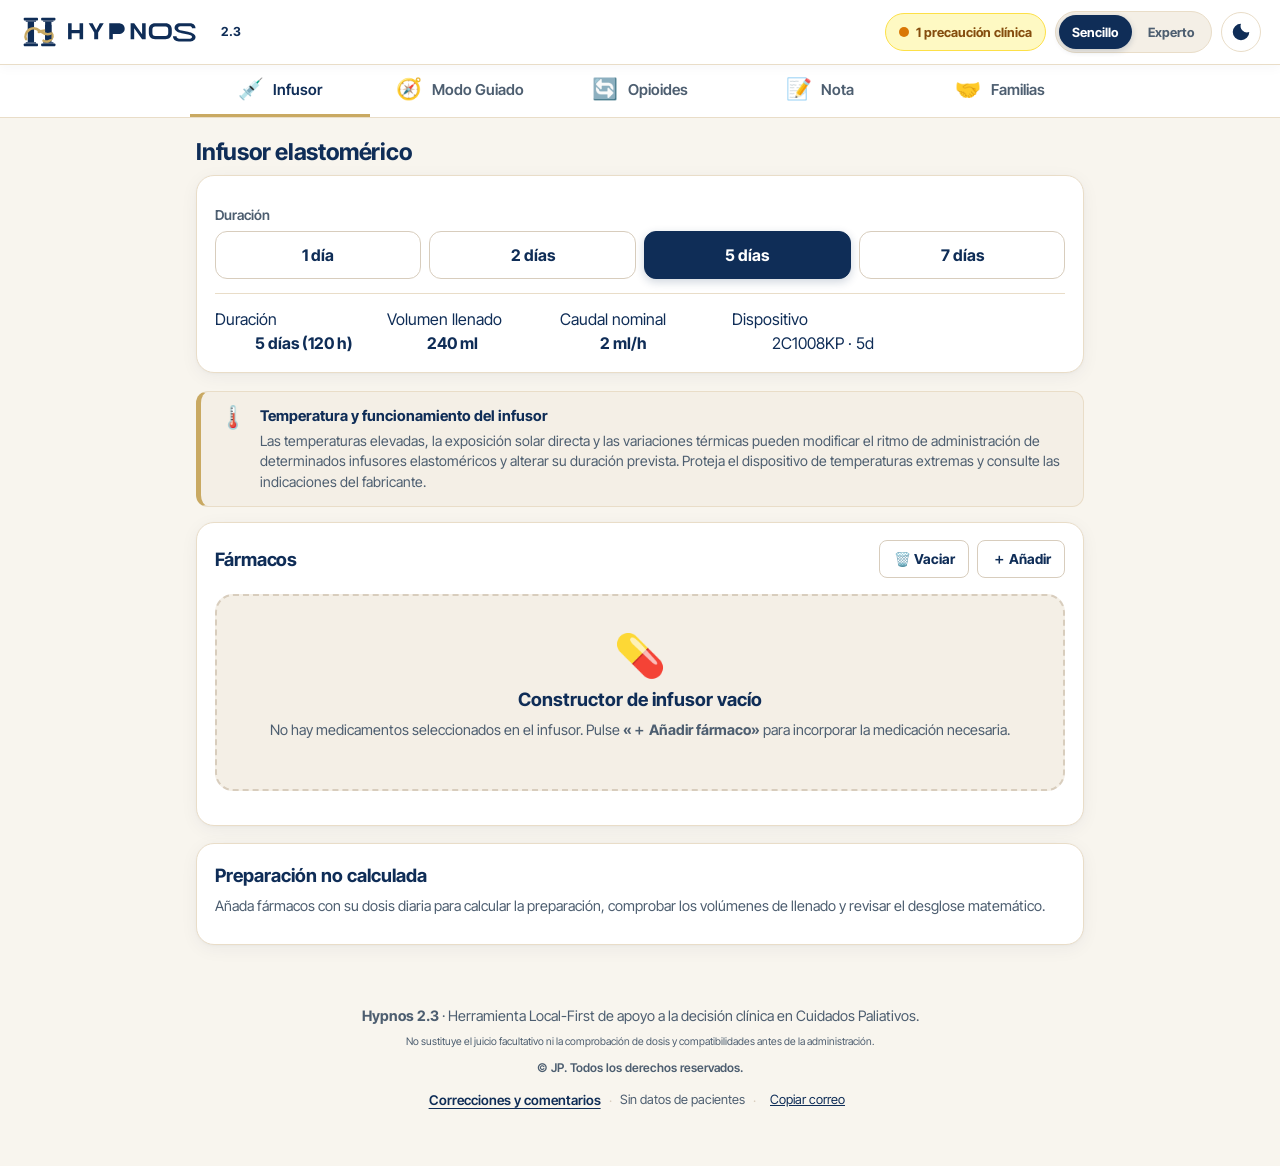
<file: index.html>
<!DOCTYPE html>
<html lang="es" data-theme="light">
<head>
  <meta charset="utf-8">
  <meta name="viewport" content="width=device-width, initial-scale=1, viewport-fit=cover">
  <title>Hypnos 2.3 · Asistente clínico de Cuidados Paliativos</title>
  <meta name="description" content="Asistente clínico Local-First para Cuidados Paliativos y Atención al Final de la Vida.">
  <meta name="theme-color" content="#0F2D57">
  <link rel="manifest" href="manifest.json">
  <link rel="icon" href="icon.svg" type="image/svg+xml">
  <link rel="apple-touch-icon" href="icon.svg">
  <link rel="stylesheet" href="style.css">
</head>
<body>
  <a class="skip" href="#main">Saltar al contenido</a>

  <header class="topbar">
    <div class="brand">
      <svg class="hypnos-logo" viewBox="0 0 240 48" role="img" aria-label="HYPNOS">
        <!-- Monograma H arquitectónico con trazo dorado entrelazado -->
        <g class="hypnos-emblem" transform="translate(2, 2)">
          <rect x="4" y="4" width="18" height="3.5" rx="1" fill="#0F2D57"/>
          <rect x="6.5" y="7.5" width="13" height="1.5" fill="#0F2D57"/>
          <rect x="9" y="9" width="8" height="26" fill="#0F2D57"/>
          <rect x="6.5" y="35" width="13" height="1.5" fill="#0F2D57"/>
          <rect x="4" y="36.5" width="18" height="3.5" rx="1" fill="#0F2D57"/>

          <rect x="26" y="4" width="18" height="3.5" rx="1" fill="#0F2D57"/>
          <rect x="28.5" y="7.5" width="13" height="1.5" fill="#0F2D57"/>
          <rect x="31" y="9" width="8" height="26" fill="#0F2D57"/>
          <rect x="28.5" y="35" width="13" height="1.5" fill="#0F2D57"/>
          <rect x="26" y="36.5" width="18" height="3.5" rx="1" fill="#0F2D57"/>

          <!-- Cinta dorada posterior -->
          <path d="M 23 22 C 27 20 31 19 36 21 C 40 23 42 27 39 31 C 37 34 32 35 29 33"
                stroke="#C9A962" stroke-width="3.2" stroke-linecap="round" stroke-linejoin="round" fill="none"/>
          <rect x="31" y="13" width="8" height="18" fill="#0F2D57"/>
          <!-- Cinta dorada frontal -->
          <path d="M 7 31 C 5 27 7 22 11 19 C 15 16 20 17 25 21 C 29 24 33 26 38 24"
                stroke="#C9A962" stroke-width="3.2" stroke-linecap="round" stroke-linejoin="round" fill="none"/>
        </g>
        <!-- Tipografía técnica HYPNOS -->
        <g class="hypnos-wordmark" fill="#0F2D57" transform="translate(62, 13)">
          <path d="M 0 0 L 4.5 0 L 4.5 8.5 L 14.5 8.5 L 14.5 0 L 19 0 L 19 20 L 14.5 20 L 14.5 12.5 L 4.5 12.5 L 4.5 20 L 0 20 Z"/>
          <path d="M 26 0 L 31 0 L 35.5 8.5 L 40 0 L 45 0 L 38 11.5 L 38 20 L 33 20 L 33 11.5 Z"/>
          <path d="M 52 0 L 63.5 0 C 68.5 0 71.5 2.8 71.5 6.8 C 71.5 10.8 68.5 13.5 63.5 13.5 L 56.5 13.5 L 56.5 20 L 52 20 Z M 56.5 4 L 56.5 9.5 L 63 C 65.5 9.5 67 8.5 67 6.8 C 67 5 65.5 4 63 4 Z"/>
          <path d="M 79 0 L 83.5 0 L 93.5 13.8 L 93.5 0 L 98 0 L 98 20 L 93.5 20 L 83.5 6.2 L 83.5 20 L 79 20 Z"/>
          <path d="M 110 0 L 123 0 C 128 0 131 3.2 131 7.8 L 131 12.2 C 131 16.8 128 20 123 20 L 110 20 C 105 20 102 16.8 102 12.2 L 102 7.8 C 102 3.2 105 0 110 0 Z M 110 4 C 107.8 4 106.5 5.5 106.5 7.8 L 106.5 12.2 C 106.5 14.5 107.8 16 110 16 L 123 16 C 125.2 16 126.5 14.5 126.5 12.2 L 126.5 7.8 C 126.5 5.5 125.2 4 123 4 Z"/>
          <path d="M 141 0 L 154 0 C 158.5 0 161 2.8 161 6.2 L 156.5 6.2 C 156.5 4.5 155 3.8 153.5 3.8 L 142 3.8 C 140 3.8 139 4.8 139 6.2 C 139 7.8 140.5 8.5 143.5 9.1 L 151.5 10.6 C 157 11.8 161 14 161 17.2 C 161 20.8 157.5 23 153 23 L 140 23 C 135.5 23 132.5 20.2 132.5 16.5 L 137 16.5 C 137 18.8 138.8 19.5 140.5 19.5 L 152.5 19.5 C 155 19.5 156.5 18.5 156.5 17.2 C 156.5 15.6 155 14.8 151.5 14.1 L 143.5 12.6 C 138.5 11.4 134.5 9.5 134.5 6 C 134.5 2.5 137.5 0 141 0 Z"/>
        </g>
      </svg>
      <div class="brand-text">
        <span id="app-version" class="brand-version">2.3</span>
      </div>
    </div>
    <div class="topbar-actions">
      <button id="semaforo-badge" class="semaforo verde" type="button" aria-expanded="false" aria-controls="semaforo-panel" aria-live="polite">
        <span class="dot" aria-hidden="true"></span>
        <span class="semaforo-label" id="semaforo-label">Sin alertas automáticas</span>
      </button>
      <div class="mode-toggle" role="radiogroup" aria-label="Modo de interfaz">
        <button type="button" id="btn-modo-sencillo" class="mode-btn active" role="radio" aria-checked="true" data-modo="sencillo" title="Modo directo: duración y dosis">Sencillo</button>
        <button type="button" id="btn-modo-experto" class="mode-btn" role="radio" aria-checked="false" data-modo="experto" title="Modo avanzado: presentaciones y dispositivos">Experto</button>
      </div>
      <button id="theme-toggle" class="icon-btn" type="button" aria-label="Cambiar a modo oscuro" title="Modo oscuro / claro">
        <svg viewBox="0 0 24 24" width="22" height="22" aria-hidden="true"><path id="theme-icon" fill="currentColor" d="M12 3a9 9 0 1 0 9 9 7 7 0 0 1-9-9z"/></svg>
      </button>
    </div>
  </header>

  <section id="semaforo-panel" class="semaforo-panel" hidden aria-label="Detalle del semáforo clínico de seguridad"></section>

  <nav class="tabs" role="tablist" aria-label="Módulos de Hypnos">
    <button role="tab" id="tab-rapido" aria-controls="panel-rapido" aria-selected="true" data-tab="rapido"><span class="ico" aria-hidden="true">💉</span><span>Infusor</span></button>
    <button role="tab" id="tab-guiado" aria-controls="panel-guiado" aria-selected="false" tabindex="-1" data-tab="guiado"><span class="ico" aria-hidden="true">🧭</span><span>Modo Guiado</span></button>
    <button role="tab" id="tab-opioides" aria-controls="panel-opioides" aria-selected="false" tabindex="-1" data-tab="opioides"><span class="ico" aria-hidden="true">🔄</span><span>Opioides</span></button>
    <button role="tab" id="tab-nota" aria-controls="panel-nota" aria-selected="false" tabindex="-1" data-tab="nota"><span class="ico" aria-hidden="true">📝</span><span>Nota</span></button>
    <button role="tab" id="tab-familias" aria-controls="panel-familias" aria-selected="false" tabindex="-1" data-tab="familias"><span class="ico" aria-hidden="true">🤝</span><span>Familias</span></button>
  </nav>

  <main id="main">
    <!-- TAB 1 · INFUSOR -->
    <section id="panel-rapido" role="tabpanel" aria-labelledby="tab-rapido" class="panel">
      <h2>Infusor elastomérico</h2>

      <div class="card">
        <div class="duracion-wrap">
          <label class="field-label">Duración</label>
          <div class="duracion-selector" role="radiogroup" aria-label="Duración del infusor">
            <button type="button" class="dur-btn" role="radio" aria-checked="false" data-dias="1">1 día</button>
            <button type="button" class="dur-btn" role="radio" aria-checked="false" data-dias="2">2 días</button>
            <button type="button" class="dur-btn experto-only" role="radio" aria-checked="false" data-dias="4">4 días</button>
            <button type="button" class="dur-btn active" role="radio" aria-checked="true" data-dias="5">5 días</button>
            <button type="button" class="dur-btn" role="radio" aria-checked="false" data-dias="7">7 días</button>
            <button type="button" class="dur-btn experto-only" role="radio" aria-checked="false" data-dias="custom">Personalizado</button>
          </div>
        </div>
        <div id="device-advanced" class="device-advanced">
          <div id="device-compat-wrap" aria-live="polite"></div>
          <select id="infusor-select" hidden aria-label="Dispositivo compatible"></select>
          <div id="custom-fields" class="grid3" hidden>
            <div><label for="c-llenado">Llenado (ml)</label><input id="c-llenado" type="number" inputmode="decimal" min="1" step="any" value="100"></div>
            <div><label for="c-real">Vol. real (ml)</label><input id="c-real" type="number" inputmode="decimal" min="1" step="any" value="100" readonly aria-readonly="true" title="Coincide con el volumen de llenado para garantizar coherencia entre concentración y duración"></div>
            <div><label for="c-ritmo">Caudal (ml/h)</label><input id="c-ritmo" type="number" inputmode="decimal" min="0.1" step="any" value="2"></div>
          </div>
        </div>
        <dl id="infusor-resumen" class="resumen-ficha" aria-label="Parámetros técnicos del infusor" aria-live="polite"></dl>
      </div>

      <!-- Corrección 10: Advertencia informativa permanente sobre temperatura -->
      <aside class="aviso-temperatura" role="note" aria-label="Advertencia sobre temperatura">
        <span class="aviso-temp-ico" aria-hidden="true">🌡️</span>
        <div class="aviso-temp-cuerpo">
          <strong class="aviso-temp-titulo">Temperatura y funcionamiento del infusor</strong>
          <p class="aviso-temp-texto">Las temperaturas elevadas, la exposición solar directa y las variaciones térmicas pueden modificar el ritmo de administración de determinados infusores elastoméricos y alterar su duración prevista. Proteja el dispositivo de temperaturas extremas y consulte las indicaciones del fabricante.</p>
        </div>
      </aside>

      <div class="card" id="card-farmacos">
        <div class="card-head">
          <h3>Fármacos</h3>
          <div class="card-head-actions">
            <button id="vaciar-infusor" class="btn ghost btn-sm" type="button" title="Vaciar todos los medicamentos del infusor">🗑️ Vaciar</button>
            <button id="add-farmaco" class="btn ghost btn-sm" type="button">＋ Añadir</button>
          </div>
        </div>
        <div id="farmacos-list"></div>
      </div>

      <div id="resultado" aria-live="polite"></div>
    </section>

    <!-- TAB 2 · MODO GUIADO (Corrección 2) -->
    <section id="panel-guiado" role="tabpanel" aria-labelledby="tab-guiado" class="panel" hidden>
      <h2>Modo Guiado</h2>
      <p class="lead">Basado en guías SECPAL. Requiere juicio médico individualizado.</p>
      <div id="guiado"></div>
    </section>

    <!-- TAB 3 · CONVERSOR DE OPIOIDES -->
    <section id="panel-opioides" role="tabpanel" aria-labelledby="tab-opioides" class="panel" hidden>
      <h2>Conversor Oficial de Opioides</h2>
      <p class="lead">Equianalgesia según Anexo 6, Tabla 1 · Plan de Optimización, Ministerio de Sanidad 2024 y Fichas Técnicas AEMPS/CIMA.</p>
      <div class="card">
        <label for="opioide-select">Opioide actual</label>
        <select id="opioide-select"></select>

        <div id="fentanilo-parches-wrap" class="parches-wrap">
          <div class="parches-head">
            <span class="field-label">Parches simultáneos (presentación y cantidad entera)</span>
            <button id="add-parche-fentanilo" class="btn ghost btn-sm" type="button">＋ Añadir parche</button>
          </div>
          <div id="fentanilo-rows" class="parches-rows"></div>
          <p id="fentanilo-desglose" class="parches-desglose" aria-live="polite"></p>
        </div>

        <div class="grid2">
          <div id="opioide-dosis-wrap">
            <label for="opioide-dosis" id="opioide-dosis-label">Dosis</label>
            <input id="opioide-dosis" type="number" inputmode="decimal" min="0" step="any">
            <select id="opioide-parche" hidden aria-label="Dosis de parche"></select>
          </div>
          <div>
            <label for="opioide-reduccion">Reducción por tolerancia cruzada</label>
            <select id="opioide-reduccion">
              <option value="0">Ninguna (0 %)</option>
              <option value="0.25">25 %</option>
              <option value="0.33">33 %</option>
              <option value="0.5">50 %</option>
            </select>
          </div>
        </div>
      </div>
      <div id="opioide-resultado" aria-live="polite"></div>
    </section>

    <!-- TAB 4 · NOTA CLÍNICA -->
    <section id="panel-nota" role="tabpanel" aria-labelledby="tab-nota" class="panel" hidden>
      <h2>Nota clínica</h2>
      <div class="card">
        <div class="card-head">
          <h3>Infusor actual</h3>
          <span id="nota-estado" class="muted" aria-live="polite"></span>
        </div>
        <div id="nota-alertas" aria-live="polite"></div>
        <textarea id="nota-texto" rows="18" class="mono" readonly aria-label="Resumen del infusor actual"></textarea>
        <pre id="nota-print" class="nota-print print-only" aria-hidden="true"></pre>
        <div class="btn-row align-center">
          <button id="nota-copiar" class="btn primary" type="button">Copiar</button>
          <span id="nota-copiado-msg" class="copiado-badge" role="status" aria-live="polite" hidden>Copiado</span>
        </div>
      </div>
    </section>

    <!-- TAB 5 · FAMILIAS -->
    <section id="panel-familias" role="tabpanel" aria-labelledby="tab-familias" class="panel" hidden>
      <header id="familias-print-cabecera" class="print-cabecera print-only"></header>
      <h2>Guía y apoyo a familias</h2>
      <p class="lead">Guías imprimibles y respuestas claras y cálidas a los miedos más frecuentes. Léalas o compártalas con la familia.</p>

      <section class="guias-familia" aria-labelledby="guias-titulo">
        <h3 id="guias-titulo">📄 Guías para familias y cuidadores <span class="guias-sello">Recomendaciones SECPAL</span></h3>
        <p class="muted">Para leer en pantalla o entregar en papel. Para descargar el PDF, elija «Guardar como PDF» como destino en el diálogo de impresión.</p>
        <div id="guias-lista" class="guias-grid"></div>
      </section>
      <article id="guia-visor" class="card guia-visor" hidden tabindex="-1" aria-labelledby="guia-visor-titulo"></article>

      <h3 class="section-title">Preguntas frecuentes</h3>
      <div id="familias"></div>
      <h3 class="section-title">Guía de rescate subcutáneo</h3>
      <div class="card"><ol id="rescate-guia" class="steps"></ol>
        <p class="muted">Solo con pauta escrita por el equipo médico.</p></div>
    </section>
  </main>

  <!-- Autoría única al pie -->
  <footer class="footer">
    <p class="muted"><strong>Hypnos <span id="footer-version">2.3</span></strong> · Herramienta Local-First de apoyo a la decisión clínica en Cuidados Paliativos.</p>
    <p class="muted legal"><small>No sustituye el juicio facultativo ni la comprobación de dosis y compatibilidades antes de la administración.</small></p>
    <p class="muted copyright"><small>© JP. Todos los derechos reservados.</small></p>
    <p class="footer-contact">
      <a id="contacto-mailto" class="footer-link" href="mailto:jpccmedicine@gmail.com?subject=Hypnos%202.3%20-%20Correcciones%20y%20comentarios">Correcciones y comentarios</a>
      <span class="footer-sep" aria-hidden="true">·</span>
      <span class="footer-privacy-note">Sin datos de pacientes</span>
      <span class="footer-sep" aria-hidden="true">·</span>
      <button id="contacto-copiar" class="link-btn" type="button" title="Copiar dirección de correo">Copiar correo</button>
    </p>
  </footer>

  <div id="toast" class="toast" role="status" aria-live="polite" hidden></div>

  <!-- Documento de impresión / PDF de una guía para familias (solo visible al imprimir) -->
  <div id="print-area" class="print-area"></div>

  <script src="engine.js"></script>
  <script src="app.js"></script>
</body>
</html>
</file>
<file: style.css>
/* HYPNOS — Estilo aprobado «Arena y Zafiro con Tipografía Técnica» (HYP-012)
 * Paleta oficial: Arena #E9DDC8 · Zafiro #0F2D57 · Crema #F8F5EE · Oro suave #C9A962
 * Tipografía técnica: Inter Tight (archivos locales woff2, 100 % Local-First / offline)
 * Referencia aprobada: Hypnos-arena-zafiro-tipografia-tecnica.png */

/* ───────────── Fuentes locales (Inter Tight OFL) ───────────── */
@font-face {
  font-family: 'Inter Tight';
  font-style: normal;
  font-weight: 400;
  font-display: swap;
  src: url('./fonts/inter-tight-latin-400-normal.woff2') format('woff2');
}
@font-face {
  font-family: 'Inter Tight';
  font-style: normal;
  font-weight: 500;
  font-display: swap;
  src: url('./fonts/inter-tight-latin-500-normal.woff2') format('woff2');
}
@font-face {
  font-family: 'Inter Tight';
  font-style: normal;
  font-weight: 600;
  font-display: swap;
  src: url('./fonts/inter-tight-latin-600-normal.woff2') format('woff2');
}
@font-face {
  font-family: 'Inter Tight';
  font-style: normal;
  font-weight: 700;
  font-display: swap;
  src: url('./fonts/inter-tight-latin-700-normal.woff2') format('woff2');
}

/* ───────────── Tokens de diseño ───────────── */
:root {
  --arena: #E9DDC8;
  --zafiro: #0F2D57;
  --zafiro-light: #183E75;
  --zafiro-dark: #0A1E3B;
  --crema: #F8F5EE;
  --oro: #C9A962;
  --oro-hover: #B8964E;
  --blanco-calido: #FFFCF7;

  --bg: #F8F5EE;
  --card: #FFFFFF;
  --text: #0F2D57;
  --muted: #4D5E70;
  --border: #D8CDBD;
  --border-light: #E9DDC8;
  --input: #FFFFFF;
  --accent: #0F2D57;
  --accent-ink: #FFFFFF;
  --soft: #F4EFE6;

  --verde-bg: #EBF7EE;
  --verde-border: #A3D9B1;
  --verde-text: #14532D;
  --verde-dot: #16A34A;
  --ambar-bg: #FEF9C3;
  --ambar-border: #FDE047;
  --ambar-text: #854D0E;
  --ambar-dot: #D97706;
  --rojo-bg: #FEE2E2;
  --rojo-border: #FCA5A5;
  --rojo-text: #991B1B;
  --rojo-dot: #DC2626;

  --shadow: 0 4px 18px rgba(15, 45, 87, 0.05), 0 1px 3px rgba(15, 45, 87, 0.03);
  --shadow-hover: 0 8px 24px rgba(15, 45, 87, 0.09);
  --radius: 18px;
  --radius-sm: 12px;
  --radius-pill: 999px;
  --tap: 48px;
  color-scheme: light;
}

[data-theme="dark"] {
  --bg: #071529;
  --card: #0F2D57;
  --text: #F8F5EE;
  --muted: #A5B4C7;
  --border: #1E3E6B;
  --border-light: #2A4F82;
  --input: #122846;
  --accent: #C9A962;
  --accent-ink: #071529;
  --soft: #122846;

  --verde-bg: #062817;
  --verde-border: #15803D;
  --verde-text: #86EFAC;
  --ambar-bg: #2E1B02;
  --ambar-border: #A16207;
  --ambar-text: #FDE047;
  --rojo-bg: #370B0B;
  --rojo-border: #B91C1C;
  --rojo-text: #FCA5A5;

  --shadow: 0 4px 20px rgba(0, 0, 0, 0.4);
  color-scheme: dark;
}

/* ───────────── Base y Reset ───────────── */
*, *::before, *::after { box-sizing: border-box; }
html {
  -webkit-text-size-adjust: 100%;
  overflow-x: hidden;
  background: var(--bg);
}
body {
  margin: 0;
  background: var(--bg);
  color: var(--text);
  font: 16px/1.5 'Inter Tight', system-ui, -apple-system, BlinkMacSystemFont, "Segoe UI", Roboto, sans-serif;
  padding-bottom: calc(88px + env(safe-area-inset-bottom));
  overflow-x: hidden;
}

h1, h2, h3, h4, h5 {
  line-height: 1.25;
  margin: 0 0 .5rem;
  color: var(--zafiro);
  font-weight: 700;
  letter-spacing: -0.01em;
}
[data-theme="dark"] h1, [data-theme="dark"] h2, [data-theme="dark"] h3, [data-theme="dark"] h4, [data-theme="dark"] h5 {
  color: #F8F5EE;
}
h1 { font-size: 1.75rem; }
h2 { font-size: 1.45rem; }
h3 { font-size: 1.15rem; }
h4 { font-size: 1rem; }
h5 { font-size: .92rem; }
p { margin: 0 0 .6rem; }
small { color: var(--muted); }
.muted { color: var(--muted); font-size: .9rem; line-height: 1.45; }
.mono { font-family: ui-monospace, SFMono-Regular, Menlo, Consolas, monospace; font-size: .88rem; }

.skip {
  position: absolute; left: -999px; top: 0; background: var(--zafiro); color: #fff;
  padding: .6rem 1rem; z-index: 100; border-radius: var(--radius-sm);
}
.skip:focus { left: 1rem; top: 1rem; }
:focus-visible { outline: 3px solid var(--oro); outline-offset: 2px; }

/* ───────────── Topbar / Cabecera (Arena y Zafiro) ───────────── */
.topbar {
  position: sticky; top: 0; z-index: 20; display: flex; align-items: center; justify-content: space-between; gap: .6rem;
  background: var(--card); color: var(--text); padding: .7rem 1.2rem;
  padding-top: calc(.7rem + env(safe-area-inset-top));
  border-bottom: 1.5px solid var(--border-light);
  box-shadow: 0 2px 12px rgba(15, 45, 87, 0.04);
}
[data-theme="dark"] .topbar {
  background: var(--card);
  border-bottom-color: var(--border);
}
.brand {
  display: flex; align-items: center; gap: .75rem; min-width: 0; flex-shrink: 0;
}
.hypnos-logo {
  height: 38px; width: auto; max-width: 200px; display: block;
}
[data-theme="dark"] .hypnos-logo .hypnos-wordmark {
  fill: #F8F5EE;
}
[data-theme="dark"] .hypnos-logo .hypnos-emblem rect {
  fill: #C9A962;
}
.brand-text {
  display: flex; flex-direction: column; gap: 1px; min-width: 0;
}
.brand-version {
  display: inline-block; font-size: .78rem; font-weight: 700; color: var(--zafiro);
  letter-spacing: 0.04em;
}
[data-theme="dark"] .brand-version { color: var(--oro); }
.brand-author-tag {
  font-size: .72rem; color: var(--muted); font-weight: 500;
}
.tagline { margin: 0; font-size: .74rem; color: var(--muted); }

.topbar-actions { display: flex; align-items: center; gap: .55rem; }

/* Semáforo badge */
.semaforo {
  display: inline-flex; align-items: center; gap: .45rem; min-height: 38px; padding: .25rem .8rem;
  border-radius: var(--radius-pill); border: 1.5px solid transparent; font: inherit; font-size: .8rem;
  font-weight: 700; cursor: pointer; color: var(--text); transition: background .15s, border-color .15s;
}
.semaforo .dot {
  width: 10px; height: 10px; border-radius: 50%; flex: none;
}
.semaforo.verde {
  background: var(--verde-bg); border-color: var(--verde-border); color: var(--verde-text);
}
.semaforo.verde .dot { background: var(--verde-dot); }
.semaforo.ambar {
  background: var(--ambar-bg); border-color: var(--ambar-border); color: var(--ambar-text);
}
.semaforo.ambar .dot { background: var(--ambar-dot); }
.semaforo.rojo {
  background: var(--rojo-bg); border-color: var(--rojo-border); color: var(--rojo-text);
  animation: pulso-rojo 1.6s infinite;
}
.semaforo.rojo .dot { background: var(--rojo-dot); }
@keyframes pulso-rojo { 50% { box-shadow: 0 0 0 5px rgba(220, 38, 38, .3); } }

.semaforo-panel { max-width: 900px; margin: .8rem auto 0; padding: 0 1rem; }
.semaforo-panel[hidden] { display: none; }

/* Selector de modo Sencillo / Experto */
.mode-toggle {
  display: inline-flex; background: var(--soft); border: 1.5px solid var(--border-light);
  border-radius: var(--radius-pill); padding: 3px; gap: 3px;
}
.mode-btn {
  border: 0; background: transparent; color: var(--muted); font: inherit; font-size: .8rem; font-weight: 700;
  min-height: 34px; padding: 0 .85rem; border-radius: var(--radius-pill); cursor: pointer;
  transition: all .15s ease;
}
.mode-btn:hover { color: var(--zafiro); }
.mode-btn.active {
  background: var(--zafiro); color: #FFFFFF; box-shadow: 0 2px 6px rgba(15, 45, 87, 0.2);
}
[data-theme="dark"] .mode-btn.active {
  background: var(--oro); color: #071529;
}

.icon-btn {
  width: 40px; height: 40px; border-radius: 50%; border: 1.5px solid var(--border-light);
  background: var(--card); color: var(--zafiro); cursor: pointer; display: grid; place-items: center;
  transition: all .15s ease;
}
.icon-btn:hover { background: var(--soft); border-color: var(--border); }
[data-theme="dark"] .icon-btn { color: var(--oro); border-color: var(--border); }

/* ───────────── Pestañas / Navegación (Tabs) ───────────── */
.tabs {
  position: fixed; bottom: 0; left: 0; right: 0; z-index: 30; display: flex;
  background: var(--card); border-top: 1.5px solid var(--border-light);
  padding-bottom: env(safe-area-inset-bottom);
  box-shadow: 0 -4px 16px rgba(15, 45, 87, 0.05);
}
.tabs button {
  flex: 1; min-height: 60px; border: 0; background: transparent; color: var(--muted);
  font: inherit; font-size: .74rem; font-weight: 600; display: flex; flex-direction: column;
  align-items: center; justify-content: center; gap: 3px; cursor: pointer;
  border-top: 3px solid transparent; transition: color .15s, border-color .15s;
}
.tabs .ico { font-size: 1.3rem; line-height: 1; }
.tabs button[aria-selected="true"] {
  color: var(--zafiro); border-top-color: var(--oro); background: var(--soft);
}
[data-theme="dark"] .tabs button[aria-selected="true"] {
  color: var(--oro); border-top-color: var(--oro);
}

/* ───────────── Contenido Principal ───────────── */
main {
  max-width: 920px; margin: 0 auto; padding: 1.2rem 1rem;
}
.panel[hidden] { display: none; }
.lead {
  color: var(--muted); font-size: 1rem; line-height: 1.5; margin: 0 0 1rem;
}
.section-title { margin-top: 1.6rem; }

/* ───────────── Tarjetas y Superficies ───────────── */
.card {
  background: var(--card); border: 1.5px solid var(--border-light);
  border-radius: var(--radius); padding: 1.25rem; margin: 0 0 1.1rem;
  box-shadow: var(--shadow); transition: box-shadow .2s ease;
}
.card:hover {
  box-shadow: var(--shadow-hover);
}
.card-head {
  display: flex; align-items: center; justify-content: space-between; gap: .6rem; margin-bottom: .75rem;
}
.card-head h3, .card-head h4 { margin: 0; }
.card-head-actions { display: flex; align-items: center; gap: .5rem; }

/* Formulario e inputs */
label, .field-label {
  display: block; font-size: .86rem; font-weight: 600; color: var(--muted); margin: .75rem 0 .3rem;
}
input[type="number"], input[type="text"], select, textarea {
  width: 100%; min-height: var(--tap); padding: .65rem .85rem; font: inherit; font-size: 1rem;
  color: var(--text); background: var(--input); border: 1.5px solid var(--border);
  border-radius: var(--radius-sm); transition: border-color .15s, box-shadow .15s;
}
textarea { min-height: 0; resize: vertical; }
input:focus, select:focus, textarea:focus {
  border-color: var(--zafiro); outline: 2px solid var(--oro); outline-offset: 0;
}
[data-theme="dark"] input:focus, [data-theme="dark"] select:focus, [data-theme="dark"] textarea:focus {
  border-color: var(--oro); outline-color: var(--oro);
}
label.check, .opt.check {
  display: flex; align-items: center; gap: .75rem; min-height: var(--tap); font-size: .98rem;
  color: var(--text); font-weight: 500; cursor: pointer;
}
input[type="checkbox"] {
  width: 22px; height: 22px; accent-color: var(--zafiro); flex: none; cursor: pointer;
}
.grid2, .grid3 { display: grid; gap: .75rem; grid-template-columns: 1fr; }
.grid3 { grid-template-columns: repeat(3, 1fr); }
#custom-fields[hidden], .grid3[hidden], [hidden] { display: none !important; }

/* Filas de fármacos en constructor */
.fila {
  display: grid; gap: .55rem; padding: .85rem 0; border-top: 1px dashed var(--border-light);
  grid-template-columns: 1fr; position: relative;
}
.fila:first-child { border-top: 0; padding-top: 0; }
.fila .btn.icon { justify-self: end; }

/* Alerta de fármaco bloqueado en constructor (HYP-007) */
.alerta-bloqueo-farmaco {
  margin: .35rem 0 .75rem;
  padding: .75rem 1rem;
  border-radius: var(--radius-sm);
  background: var(--rojo-bg);
  border: 1.5px solid var(--rojo-border);
  color: var(--rojo-text);
  font-size: .9rem;
  line-height: 1.45;
}
.alerta-bloqueo-farmaco p { margin: .25rem 0 0; }

/* ───────────── Selector de Duración (Pestaña 1) ───────────── */
.duracion-wrap { margin-bottom: .4rem; }
.duracion-selector {
  display: grid; grid-template-columns: repeat(4, 1fr); gap: .55rem;
}
body[data-modo="experto"] .duracion-selector { grid-template-columns: repeat(3, 1fr); }
.dur-btn {
  min-height: var(--tap); border: 1.5px solid var(--border); border-radius: var(--radius-sm);
  background: var(--input); color: var(--zafiro); font: inherit; font-weight: 700;
  cursor: pointer; padding: .4rem .55rem; transition: all .15s ease;
}
.dur-btn:hover { border-color: var(--zafiro); background: var(--soft); }
.dur-btn.active {
  background: var(--zafiro); border-color: var(--zafiro); color: #FFFFFF;
  box-shadow: 0 3px 10px rgba(15, 45, 87, 0.2);
}
[data-theme="dark"] .dur-btn.active {
  background: var(--oro); border-color: var(--oro); color: #071529;
}

/* Dispositivos compatibles (Modo Experto) */
.device-advanced {
  margin-top: .9rem; padding-top: .8rem; border-top: 1px dashed var(--border-light);
}
.compat-unico {
  font-size: .94rem; padding: .5rem 0; color: var(--text);
  display: flex; flex-wrap: wrap; align-items: baseline; gap: .4rem .65rem;
}
.compat-tag {
  font-size: .76rem; font-weight: 700; text-transform: uppercase; letter-spacing: .04em;
  color: var(--zafiro); background: var(--soft); padding: .2rem .55rem; border-radius: 6px;
}
[data-theme="dark"] .compat-tag { color: var(--oro); }
.compat-params { color: var(--muted); font-size: .9rem; }
.compat-opciones { display: grid; gap: .6rem; grid-template-columns: 1fr; margin-top: .4rem; }
.compat-card {
  display: flex; flex-direction: column; align-items: flex-start; gap: .2rem;
  min-height: var(--tap); padding: .65rem .95rem; border: 1.5px solid var(--border);
  border-radius: var(--radius-sm); background: var(--input); color: var(--text);
  font: inherit; text-align: left; cursor: pointer; transition: all .15s ease;
}
.compat-card:hover { border-color: var(--zafiro); background: var(--soft); }
.compat-card.active {
  border-color: var(--zafiro); background: var(--soft); box-shadow: inset 4px 0 0 var(--zafiro);
}
[data-theme="dark"] .compat-card.active {
  border-color: var(--oro); box-shadow: inset 4px 0 0 var(--oro);
}
.compat-card strong { font-size: .95rem; color: var(--zafiro); }
[data-theme="dark"] .compat-card strong { color: #F8F5EE; }
.compat-card span { font-size: .86rem; color: var(--muted); font-weight: 600; }
.compat-empty {
  padding: .75rem 1rem; border-radius: var(--radius-sm); background: var(--rojo-bg);
  border-left: 4px solid var(--rojo-border); font-size: .92rem; color: var(--rojo-text);
}
.compat-nota { margin: .5rem 0 0; font-size: .8rem; color: var(--muted); }

/* Resumen informativo de KPI del infusor (HYP-003) */
.resumen-ficha {
  display: grid; grid-template-columns: repeat(2, minmax(0, 1fr)); gap: .6rem 1rem;
  margin: .9rem 0 0; padding: .8rem 0 0; border-top: 1.5px solid var(--border-light);
  cursor: text; user-select: text; -webkit-user-select: text;
}
.ficha-item {
  display: flex; flex-direction: column; gap: .1rem; min-width: 0;
  padding: 0; margin: 0; background: transparent; border: 0;
}
.ficha-item dt {
  font-size: .74rem; font-weight: 600; text-transform: uppercase; letter-spacing: .04em;
  color: var(--muted); margin: 0;
}
.ficha-item dd {
  margin: 0; font-size: 1.02rem; font-weight: 700; color: var(--zafiro);
  font-variant-numeric: tabular-nums;
}
[data-theme="dark"] .ficha-item dd { color: #F8F5EE; }

/* Advertencia de temperatura */
.aviso-temperatura {
  display: flex; align-items: flex-start; gap: .85rem; background: var(--soft);
  border: 1.5px solid var(--border-light); border-left: 5px solid var(--oro);
  border-radius: var(--radius-sm); padding: .85rem 1.1rem; margin: .95rem 0;
  font-size: .88rem; color: var(--text); line-height: 1.45;
}
.aviso-temp-ico { font-size: 1.4rem; flex: none; line-height: 1; }
.aviso-temp-titulo { display: block; font-size: .92rem; color: var(--zafiro); margin-bottom: .25rem; font-weight: 700; }
[data-theme="dark"] .aviso-temp-titulo { color: var(--oro); }
.aviso-temp-texto { margin: 0; color: var(--muted); }

/* Estado vacío */
.empty-state {
  text-align: center; padding: 2.4rem 1.4rem; border: 2px dashed var(--border);
  border-radius: var(--radius); background: var(--soft); margin: 1rem 0;
}
.empty-state-icon { font-size: 2.6rem; margin-bottom: .6rem; line-height: 1; }
.empty-title { font-size: 1.15rem; font-weight: 700; color: var(--zafiro); margin-bottom: .4rem; }
[data-theme="dark"] .empty-title { color: #F8F5EE; }

/* ───────────── Preparación Sencilla (HYP-004) ───────────── */
.prep-sencilla { list-style: none; margin: 0; padding: 0; }
.prep-item {
  padding: .8rem 0; border-bottom: 1px solid var(--border-light);
  display: flex; flex-direction: column; gap: .4rem;
}
.prep-item:first-child { padding-top: .2rem; }
.prep-head {
  display: flex; flex-wrap: wrap; align-items: baseline; justify-content: space-between; gap: .3rem .75rem;
}
.prep-head strong { font-size: 1.05rem; color: var(--zafiro); font-weight: 700; }
[data-theme="dark"] .prep-head strong { color: #F8F5EE; }
.prep-pres { font-size: .88rem; color: var(--muted); }
.prep-acciones { display: flex; flex-wrap: wrap; gap: .5rem 1.4rem; align-items: baseline; }
.prep-dato { font-size: .96rem; color: var(--text); }
.prep-dato strong { font-size: 1.1rem; color: var(--zafiro); font-weight: 700; font-variant-numeric: tabular-nums; }
[data-theme="dark"] .prep-dato strong { color: var(--oro); }
.prep-sobrante { font-size: .84rem; color: var(--muted); font-style: italic; }
.prep-suero {
  margin-top: .8rem; padding: .75rem .95rem; background: var(--soft); border-radius: var(--radius-sm);
  display: flex; flex-wrap: wrap; justify-content: space-between; align-items: baseline; gap: .5rem;
  font-size: .98rem; border: 1.5px solid var(--border-light);
}
.prep-suero strong.vol-suero { font-size: 1.15rem; color: var(--zafiro); font-weight: 700; }
[data-theme="dark"] .prep-suero strong.vol-suero { color: var(--oro); }

/* ───────────── Botones ───────────── */
.btn {
  min-height: var(--tap); padding: .65rem 1.25rem; border-radius: var(--radius-sm);
  border: 1.5px solid transparent; font: inherit; font-size: .95rem; font-weight: 700;
  cursor: pointer; display: inline-flex; align-items: center; justify-content: center;
  gap: .5rem; transition: all .15s ease;
}
.btn.primary {
  background: var(--zafiro); color: #FFFFFF; border-color: var(--zafiro);
  box-shadow: 0 3px 10px rgba(15, 45, 87, 0.2);
}
.btn.primary:hover {
  background: var(--zafiro-light); border-color: var(--zafiro-light);
  transform: translateY(-1px);
}
.btn.secondary {
  background: #FFFFFF; border-color: var(--zafiro); color: var(--zafiro);
}
.btn.secondary:hover { background: var(--soft); }
[data-theme="dark"] .btn.secondary {
  background: transparent; border-color: var(--oro); color: var(--oro);
}
.btn.ghost {
  background: transparent; border-color: var(--border); color: var(--zafiro);
}
.btn.ghost:hover { background: var(--soft); border-color: var(--border-light); }
[data-theme="dark"] .btn.ghost { color: #F8F5EE; }
.btn.danger {
  background: transparent; border-color: var(--rojo-border); color: var(--rojo-text);
}
.btn.danger:hover { background: var(--rojo-bg); }
.btn.icon { min-width: var(--tap); padding: .5rem; }
.btn-sm { min-height: 38px; padding: .35rem .85rem; font-size: .86rem; border-radius: 8px; }
.btn-row { display: flex; flex-wrap: wrap; gap: .75rem; margin-top: 1rem; }
.btn-row.align-center { align-items: center; }
.btn[aria-disabled="true"], .btn:disabled { opacity: .55; cursor: not-allowed; transform: none !important; }

/* ───────────── Modo Guiado y Ramsay (HYP-009 y HYP-010) ───────────── */
.progreso {
  height: 8px; background: var(--soft); border-radius: var(--radius-pill);
  overflow: hidden; margin-bottom: .6rem;
}
.progreso span {
  display: block; height: 100%; background: var(--zafiro); transition: width .25s ease;
}
[data-theme="dark"] .progreso span { background: var(--oro); }

.opts { display: grid; gap: .65rem; margin-top: .75rem; }
button.opt {
  text-align: left; min-height: 60px; padding: .85rem 1.15rem; border-radius: var(--radius-sm);
  border: 1.5px solid var(--border); background: var(--input); color: var(--text);
  font: inherit; cursor: pointer; transition: all .15s ease;
}
button.opt small { display: block; margin-top: .2rem; color: var(--muted); }
button.opt:hover { border-color: var(--zafiro); background: var(--soft); }
button.opt.peligro { border-color: var(--rojo-border); background: var(--rojo-bg); color: var(--rojo-text); }
.opt.check {
  padding: 0 .75rem; border: 1.5px solid var(--border); border-radius: var(--radius-sm);
  background: var(--input);
}

/* Ramsay: Interfaz temprana y segmentada (HYP-010) */
.ramsay-control-bloque {
  margin: 1.2rem 0;
  padding: 1rem;
  background: var(--soft);
  border: 1.5px solid var(--border-light);
  border-radius: var(--radius-sm);
}
.ramsay-control-bloque .field-label {
  margin-top: 0; margin-bottom: .6rem; font-size: .95rem; color: var(--zafiro); font-weight: 700;
}
[data-theme="dark"] .ramsay-control-bloque .field-label { color: #F8F5EE; }

.ramsay-seg-group {
  display: flex; flex-wrap: wrap; gap: .45rem; margin-bottom: .6rem;
}
.ramsay-seg-btn {
  flex: 0 0 46px; min-height: 46px; padding: .4rem .6rem;
  border-radius: 10px; border: 1.5px solid var(--border);
  background: var(--card); color: var(--zafiro); font: inherit; font-size: 1.05rem;
  font-weight: 700; cursor: pointer; display: grid; place-items: center;
  transition: all .15s ease;
}
.ramsay-seg-btn:hover {
  border-color: var(--zafiro); background: var(--crema);
}
.ramsay-seg-btn.active {
  background: var(--zafiro); border-color: var(--zafiro); color: #FFFFFF;
  box-shadow: 0 2px 8px rgba(15, 45, 87, 0.25);
}
[data-theme="dark"] .ramsay-seg-btn.active {
  background: var(--oro); border-color: var(--oro); color: #071529;
}
.ramsay-seg-special {
  flex: 1 0 auto; min-width: 110px; font-size: .88rem; font-weight: 600;
}

.ramsay-desc-box {
  background: var(--card); border: 1px solid var(--border-light);
  border-radius: 8px; padding: .65rem .85rem; font-size: .9rem; color: var(--text);
  line-height: 1.45; min-height: 2.8rem; display: flex; align-items: center;
}
.ramsay-desc-box strong { color: var(--zafiro); }
[data-theme="dark"] .ramsay-desc-box strong { color: var(--oro); }

.ramsay-criterios-detalles {
  margin: 1.1rem 0; border: 1.5px solid var(--border-light); border-radius: var(--radius-sm);
  background: var(--card); padding: .75rem 1rem;
}
.ramsay-criterios-detalles summary {
  cursor: pointer; font-weight: 700; font-size: .92rem; color: var(--zafiro);
  user-select: none;
}
[data-theme="dark"] .ramsay-criterios-detalles summary { color: var(--oro); }
.ramsay-criterios-lista {
  margin-top: .85rem; padding-top: .75rem; border-top: 1px solid var(--border-light);
  display: grid; gap: .75rem;
}
.ramsay-criterio-item {
  background: var(--soft); border-radius: 8px; padding: .65rem .85rem;
  border-left: 3px solid var(--oro);
}
.ramsay-criterio-head {
  display: flex; align-items: center; gap: .5rem; margin-bottom: .25rem;
}
.ramsay-badge-num {
  width: 22px; height: 22px; border-radius: 50%; background: var(--zafiro); color: #fff;
  font-size: .78rem; font-weight: 700; display: grid; place-items: center;
}
.ramsay-criterio-desc { margin: 0 0 .25rem; font-size: .88rem; color: var(--text); }
.ramsay-criterio-clinico { margin: 0; font-size: .82rem; color: var(--muted); }
.ramsay-fuente { margin: .6rem 0 0; color: var(--muted); }

.ramsay-doc-form {
  background: var(--soft); border: 1.5px solid var(--border-light); border-radius: var(--radius-sm);
  padding: 1rem; margin-top: 1rem;
}
.ramsay-doc-form h5 { margin: 0 0 .65rem; color: var(--zafiro); font-weight: 700; }
[data-theme="dark"] .ramsay-doc-form h5 { color: #F8F5EE; }

/* Resumen de Ramsay en revisión de plan (HYP-010) */
.ramsay-resumen-card {
  border-top: 4px solid var(--oro);
  background: var(--card);
}
.ramsay-resumen-title { display: flex; align-items: center; gap: .5rem; }
.ramsay-moon-ico { font-size: 1.25rem; line-height: 1; }
.ramsay-resumen-grid {
  display: grid; grid-template-columns: 1fr 1fr; gap: .75rem; margin: .75rem 0;
}
.ramsay-resumen-item {
  background: var(--soft); border-radius: 8px; padding: .65rem .85rem;
}
.ramsay-resumen-lbl { display: block; font-size: .78rem; color: var(--muted); font-weight: 600; text-transform: uppercase; }
.ramsay-resumen-val { display: block; font-size: .98rem; color: var(--zafiro); margin-top: 2px; }
[data-theme="dark"] .ramsay-resumen-val { color: #F8F5EE; }
.ramsay-eval-alert {
  margin: .75rem 0; padding: .75rem .95rem; border-radius: 8px; font-size: .92rem;
}
.ramsay-garantias-row { margin-top: .6rem; }
.ramsay-garantias-list { display: flex; flex-wrap: wrap; gap: .4rem; }
.ramsay-pref-resumen { margin: .4rem 0 0; color: var(--muted); }

/* ───────────── Alertas y Estados Semánticos ───────────── */
.alert, .estado {
  border-radius: var(--radius-sm); padding: .85rem 1.15rem; margin: 0 0 .85rem;
  border-left: 5px solid; font-size: .94rem; line-height: 1.45;
}
.alert p, .estado p { margin: .3rem 0 0; font-size: .9rem; }
.alert.rojo, .estado.rojo {
  background: var(--rojo-bg); border-color: var(--rojo-border); color: var(--rojo-text);
}
.alert.ambar, .estado.ambar {
  background: var(--ambar-bg); border-color: var(--ambar-border); color: var(--ambar-text);
}
.alert.verde, .estado.verde {
  background: var(--verde-bg); border-color: var(--verde-border); color: var(--verde-text);
}

.badge {
  display: inline-flex; align-items: center; font-size: .76rem; font-weight: 700;
  padding: .2rem .6rem; border-radius: var(--radius-pill); text-transform: uppercase;
  letter-spacing: .03em;
}
.badge.verde { background: var(--verde-bg); color: var(--verde-text); border: 1px solid var(--verde-border); }
.badge.ambar { background: var(--ambar-bg); color: var(--ambar-text); border: 1px solid var(--ambar-border); }
.badge.info { background: var(--soft); color: var(--zafiro); border: 1px solid var(--border-light); }
.copiado-badge {
  display: inline-flex; align-items: center; font-size: .88rem; font-weight: 700;
  color: var(--verde-text); padding: .3rem .75rem; border-radius: 8px; background: var(--verde-bg);
  border: 1px solid var(--verde-border);
}

/* ───────────── Conversor de Opioides (Pestaña 3) ───────────── */
.parches-wrap {
  margin-top: .85rem; padding-top: .75rem; border-top: 1px dashed var(--border-light);
}
.parches-head {
  display: flex; flex-wrap: wrap; align-items: center; justify-content: space-between; gap: .5rem; margin-bottom: .5rem;
}
.parches-head .field-label { margin: 0; }
.parche-fila {
  display: grid; grid-template-columns: 1fr 120px auto; gap: .6rem; align-items: end;
  padding: .55rem 0; border-top: 1px dashed var(--border-light);
}
.parche-fila:first-child { border-top: 0; padding-top: 0; }
.parches-desglose {
  margin: .6rem 0 .25rem; padding: .6rem .85rem; border-left: 3px solid var(--zafiro);
  background: var(--soft); border-radius: 8px; font-size: .92rem; font-weight: 600;
}

/* ───────────── Desglose Matemático Explícito ───────────── */
.desglose-card {
  margin-top: 1.1rem; border-left: 4px solid var(--oro); background: var(--card);
}
.desglose-summary {
  cursor: pointer; display: flex; align-items: center; justify-content: space-between;
  gap: .5rem; padding: .4rem 0; font-weight: 700; color: var(--zafiro); user-select: none;
}
[data-theme="dark"] .desglose-summary { color: #F8F5EE; }
.desglose-title { font-size: 1rem; }
.desglose-cuerpo {
  padding-top: .85rem; border-top: 1px solid var(--border-light); margin-top: .5rem;
}
.desglose-f-box {
  background: var(--soft); border: 1.5px solid var(--border-light); border-radius: var(--radius-sm);
  padding: .85rem; margin-bottom: .85rem;
}
.desglose-f-header {
  display: flex; align-items: center; justify-content: space-between; margin-bottom: .55rem;
  padding-bottom: .4rem; border-bottom: 1px solid var(--border-light);
}
.desglose-dispositivo-box {
  background: var(--soft); border: 1.5px solid var(--border-light); border-radius: var(--radius-sm);
  padding: .85rem; margin-top: .85rem;
}
.desglose-dispositivo-box h5 {
  margin: 0 0 .55rem; font-size: .95rem; font-weight: 700; color: var(--zafiro);
}
[data-theme="dark"] .desglose-dispositivo-box h5 { color: #F8F5EE; }
.desglose-grid {
  display: grid; grid-template-columns: repeat(auto-fill, minmax(280px, 1fr)); gap: .5rem .95rem;
}
.d-item {
  display: flex; align-items: baseline; justify-content: space-between; gap: .5rem;
  font-size: .86rem; padding: .25rem 0;
}
.d-lbl { color: var(--muted); font-weight: 500; }
.d-val {
  font-family: ui-monospace, SFMono-Regular, Menlo, Consolas, monospace;
  font-size: .86rem; font-weight: 600; color: var(--zafiro); background: var(--input);
  padding: 2px 7px; border-radius: 5px; border: 1px solid var(--border);
  text-align: right; word-break: break-word;
}
[data-theme="dark"] .d-val { color: var(--oro); }

/* ───────────── Guías Imprimibles para Familias ───────────── */
.guias-familia { margin: 1.2rem 0; }
.guias-familia h3 { display: flex; flex-wrap: wrap; align-items: center; gap: .6rem; }
.guias-sello {
  display: inline-block; font-size: .74rem; font-weight: 700; letter-spacing: .03em;
  text-transform: uppercase; background: var(--verde-bg); color: var(--verde-text);
  border: 1px solid var(--verde-border); border-radius: var(--radius-pill); padding: .2rem .65rem;
}
.guias-grid {
  display: grid; gap: .95rem; grid-template-columns: 1fr; margin-top: .75rem;
}
.guia-card {
  display: flex; flex-direction: column; margin: 0; border-top: 4px solid var(--zafiro);
}
.guia-card h4 { font-size: 1.05rem; line-height: 1.35; margin: 0 0 .35rem; color: var(--zafiro); }
[data-theme="dark"] .guia-card h4 { color: #F8F5EE; }
.guia-card p { flex: 1; font-size: .9rem; color: var(--muted); }
.guia-card .btn-row { flex-direction: column; gap: .45rem; margin-top: .5rem; }
.guia-card .btn { width: 100%; font-size: .92rem; }

.guia-visor {
  margin-top: 1.2rem; border-left: 6px solid var(--zafiro); scroll-margin-top: 140px;
}
.guia-visor[hidden] { display: none; }
.guia-visor:focus { outline: none; }
.guia-visor-head {
  display: flex; justify-content: space-between; align-items: flex-start; gap: .75rem;
}
.guia-visor-head h3 { margin: 0 0 .25rem; font-size: 1.2rem; }
.guia-sub { color: var(--muted); font-style: italic; }
.guia-intro { font-size: 1.05rem; line-height: 1.65; }
.guia-seccion { margin-top: 1.1rem; }
.guia-seccion h4 { font-size: 1.05rem; color: var(--zafiro); margin: 0 0 .4rem; }
[data-theme="dark"] .guia-seccion h4 { color: var(--oro); }
.guia-seccion p, .guia-items li { line-height: 1.6; }
.guia-items { margin: .35rem 0 0; padding-left: 1.4rem; }
.guia-items li { margin-bottom: .4rem; }
.guia-destacado {
  background: var(--ambar-bg); border-left: 5px solid var(--oro); border-radius: 8px;
  padding: .75rem .95rem; font-weight: 600; color: var(--ambar-text);
}
.guia-advertencias {
  margin-top: 1.2rem; background: var(--rojo-bg); border-left: 6px solid var(--rojo-border);
  border-radius: 8px; padding: .85rem 1.1rem; color: var(--rojo-text);
}
.guia-advertencias h4, .guia-telefonos h4 { margin: 0 0 .45rem; font-size: 1.02rem; }
.guia-advertencias ul { margin: 0; padding-left: 1.2rem; }
.guia-advertencias li { margin-bottom: .4rem; }
.guia-telefonos {
  margin-top: 1rem; border: 2px solid var(--zafiro); border-radius: var(--radius-sm);
  padding: .85rem 1.15rem;
}
[data-theme="dark"] .guia-telefonos { border-color: var(--oro); }
.guia-telefonos ul { list-style: none; margin: 0; padding: 0; }
.guia-telefonos li {
  display: flex; flex-wrap: wrap; align-items: baseline; gap: .45rem; margin-bottom: .6rem;
}
.tel-num { font-size: 1.18rem; font-weight: 800; color: var(--zafiro); }
[data-theme="dark"] .tel-num { color: var(--oro); }
.tel-hueco {
  flex: 1; min-width: 8rem; min-height: 1.3em; border-bottom: 1.5px dashed var(--muted);
}
.guia-fuente { margin-top: 1rem; font-size: .84rem; color: var(--muted); }
.sr-only {
  position: absolute; width: 1px; height: 1px; margin: -1px; padding: 0; overflow: hidden;
  clip: rect(0 0 0 0); white-space: nowrap; border: 0;
}

/* ───────────── Pie de Página (HYP-006 y HYP-011) ───────────── */
.footer {
  max-width: 920px; margin: 1.5rem auto; padding: 0 1rem 1.5rem;
  font-size: .84rem; color: var(--muted); text-align: center;
}
.footer p { margin: 0 0 .35rem; }
.footer .legal { margin-bottom: .45rem; font-size: .78rem; }
.footer .copyright { margin-bottom: .55rem; color: var(--zafiro); font-weight: 600; }
[data-theme="dark"] .footer .copyright { color: var(--oro); }
.footer-contact {
  display: flex; flex-wrap: wrap; align-items: center; justify-content: center;
  gap: .5rem; margin-top: .4rem; font-size: .84rem;
}
.footer-link {
  color: var(--zafiro); font-weight: 600; text-decoration: underline; text-underline-offset: 3px;
}
[data-theme="dark"] .footer-link { color: var(--oro); }
.footer-link:hover { opacity: .85; }
.footer-privacy-note { color: var(--muted); font-size: .8rem; }
.footer-sep { color: var(--border); }
.link-btn {
  background: transparent; border: 0; padding: .2rem .4rem; font: inherit; font-size: .8rem;
  color: var(--zafiro); text-decoration: underline; cursor: pointer; border-radius: 4px;
}
[data-theme="dark"] .link-btn { color: var(--oro); }
.link-btn:hover { background: var(--soft); }

.toast {
  position: fixed; left: 50%; bottom: calc(84px + env(safe-area-inset-bottom));
  transform: translateX(-50%); z-index: 50; background: var(--zafiro); color: #fff;
  padding: .75rem 1.4rem; border-radius: var(--radius-pill); font-weight: 600;
  box-shadow: 0 4px 20px rgba(15, 45, 87, 0.3); max-width: 92vw; border: 1px solid var(--oro);
}
.toast[hidden] { display: none; }

/* ───────────── Adaptación Responsive (Móvil y Escritorio) ───────────── */
@media (min-width: 720px) {
  body { padding-bottom: 0; }
  .grid2 { grid-template-columns: 1fr 1fr; }
  .compat-opciones { grid-template-columns: 1fr 1fr; }
  .resumen-ficha { grid-template-columns: repeat(5, minmax(0, 1fr)); gap: .75rem; }
  .ficha-item { border-left: 1.5px solid var(--border-light); padding-left: .85rem; }
  .ficha-item:first-child { border-left: 0; padding-left: 0; }
  .fila { grid-template-columns: 1.3fr 1.4fr 1.1fr auto; align-items: end; }
  body[data-modo="experto"] .duracion-selector { grid-template-columns: repeat(6, 1fr); }

  /* Pestañas de escritorio superiores */
  .tabs {
    position: sticky; top: 62px; bottom: auto; z-index: 15; justify-content: center;
    border-top: 0; border-bottom: 1.5px solid var(--border-light); box-shadow: none; padding: 0;
  }
  .tabs button {
    flex: 0 1 180px; flex-direction: row; gap: .6rem; font-size: .94rem;
    min-height: 52px; border-top: 0; border-bottom: 3px solid transparent;
  }
  .tabs button[aria-selected="true"] {
    border-bottom-color: var(--oro); background: transparent; color: var(--zafiro);
  }
  [data-theme="dark"] .tabs button[aria-selected="true"] { color: var(--oro); }

  .toast { bottom: 28px; }
  .guias-grid { grid-template-columns: repeat(3, 1fr); }
}

@media (max-width: 480px) {
  .topbar { flex-wrap: wrap; row-gap: .45rem; padding: .6rem .9rem; }
  .brand { flex: 1 1 auto; }
  .hypnos-logo { height: 32px; max-width: 160px; }
  .topbar-actions { flex: 1 1 100%; justify-content: space-between; gap: .4rem; }
  .semaforo { min-height: 36px; padding: .2rem .7rem; font-size: .76rem; }
  .mode-btn { min-height: 32px; padding: 0 .7rem; font-size: .76rem; }
  .icon-btn { width: 36px; height: 36px; }
  .parche-fila { grid-template-columns: 1fr 95px auto; }
  .duracion-selector { grid-template-columns: repeat(2, 1fr); }
  body[data-modo="sencillo"] .fila { grid-template-columns: 1fr; }
  body[data-modo="sencillo"] .fila .btn.icon { justify-self: end; }
  .ramsay-resumen-grid { grid-template-columns: 1fr; }
}

@media (min-width: 481px) and (max-width: 580px) {
  .topbar { flex-wrap: wrap; row-gap: .45rem; }
  .brand { flex: 1 1 auto; }
  .topbar-actions { flex-wrap: wrap; justify-content: flex-end; }
  body[data-modo="sencillo"] .fila { grid-template-columns: 1fr; }
  body[data-modo="sencillo"] .fila .btn.icon { justify-self: end; }
}

@media (prefers-reduced-motion: reduce) {
  * { animation: none !important; transition: none !important; }
}

/* Modo Sencillo */
body[data-modo="sencillo"] .device-advanced { display: none; }
body[data-modo="sencillo"] .experto-only { display: none; }
body[data-modo="sencillo"] .fila-pres { display: none; }
body[data-modo="sencillo"] .card { padding: 1.1rem; }
@media (min-width: 580px) {
  body[data-modo="sencillo"] .fila { grid-template-columns: 1.5fr 1.1fr auto; align-items: end; }
}

/* ───────────── Impresión / PDF ───────────── */
@media print {
  @page { size: A4; margin: 16mm 15mm; }
  :root, [data-theme="dark"] {
    --bg: #fff; --card: #fff; --text: #000; --muted: #333; --border: #999; --input: #fff; --soft: #f8fafc;
    --accent: #0F2D57; --rojo-bg: #fff; --ambar-bg: #fff; --verde-bg: #fff; --shadow: none; color-scheme: light;
  }
  html, body { background: #fff; color: #000; }
  body { padding: 0; font-size: 11pt; }
  .topbar, .tabs, .semaforo-panel, .footer, #toast, .skip, .btn, .btn-row { display: none !important; }
  .dur-btn, .opt, .mode-toggle, .icon-btn, .check, main button, main input[type="checkbox"] { display: none !important; }
  main { max-width: none; margin: 0; padding: 0; }
  .card { box-shadow: none; border-color: #999; break-inside: avoid; }
  h2, h3, h4 { break-after: avoid; }
  p, li { orphans: 3; widows: 3; }
  .print-only { display: block; }
  .print-cabecera { border-bottom: 2pt solid #0F2D57; padding-bottom: 4pt; margin-bottom: 10pt; }
  .print-cabecera p { margin: 0; }
  #nota-texto { display: none; }
  .nota-print { margin: 0; white-space: pre-wrap; word-wrap: break-word; font: 10pt/1.45 ui-monospace, SFMono-Regular, Menlo, Consolas, monospace; }
  .guia-visor { border-left-width: 1pt; }
  body.imprimiendo-guia .topbar, body.imprimiendo-guia .tabs, body.imprimiendo-guia .semaforo-panel,
  body.imprimiendo-guia #main, body.imprimiendo-guia .footer, body.imprimiendo-guia #toast { display: none !important; }
  body.imprimiendo-guia #print-area { display: block; }
  .print-area { font: 11.5pt/1.5 'Inter Tight', system-ui, sans-serif; color: #000; background: #fff; }
  .print-head { display: flex; justify-content: space-between; align-items: baseline; gap: 12pt; border-bottom: 2pt solid #0F2D57; padding-bottom: 5pt; margin-bottom: 12pt; }
  .print-inst { margin: 0; font-size: 9.5pt; font-weight: 700; letter-spacing: .02em; color: #0F2D57; }
  .print-fecha { margin: 0; font-size: 9.5pt; white-space: nowrap; color: #333; }
  .print-area h1 { font-size: 17pt; line-height: 1.25; margin: 0 0 3pt; color: #0F2D57; }
  .print-area h2 { font-size: 12.5pt; color: #0F2D57; margin: 0 0 4pt; break-after: avoid; }
  .print-area .guia-sub { color: #333; margin-bottom: 8pt; }
  .print-area .guia-intro { font-size: 11.5pt; }
  .print-area .guia-seccion { margin-top: 10pt; break-inside: avoid; }
  .print-area .guia-destacado { border: 0; border-left: 3pt solid #C9A962; border-radius: 0; background: #fff; padding: 2pt 0 2pt 8pt; }
  .print-area .guia-advertencias { margin-top: 12pt; border: 1.5pt solid #B91C1C; border-left-width: 4pt; border-radius: 6pt; background: #fff; break-inside: avoid; }
  .print-area .guia-advertencias h2 { color: #B91C1C; }
  .print-area .guia-telefonos { margin-top: 10pt; border: 1.5pt solid #0F2D57; border-radius: 6pt; break-inside: avoid; }
  .print-area .tel-hueco { border-bottom: 1pt dashed #000; min-height: 16pt; }
  .print-area .guia-fuente, .print-area .print-pie { font-size: 9pt; color: #333; }
  .print-area .print-pie { margin-top: 8pt; padding-top: 4pt; border-top: .75pt solid #999; }
}
</file>
